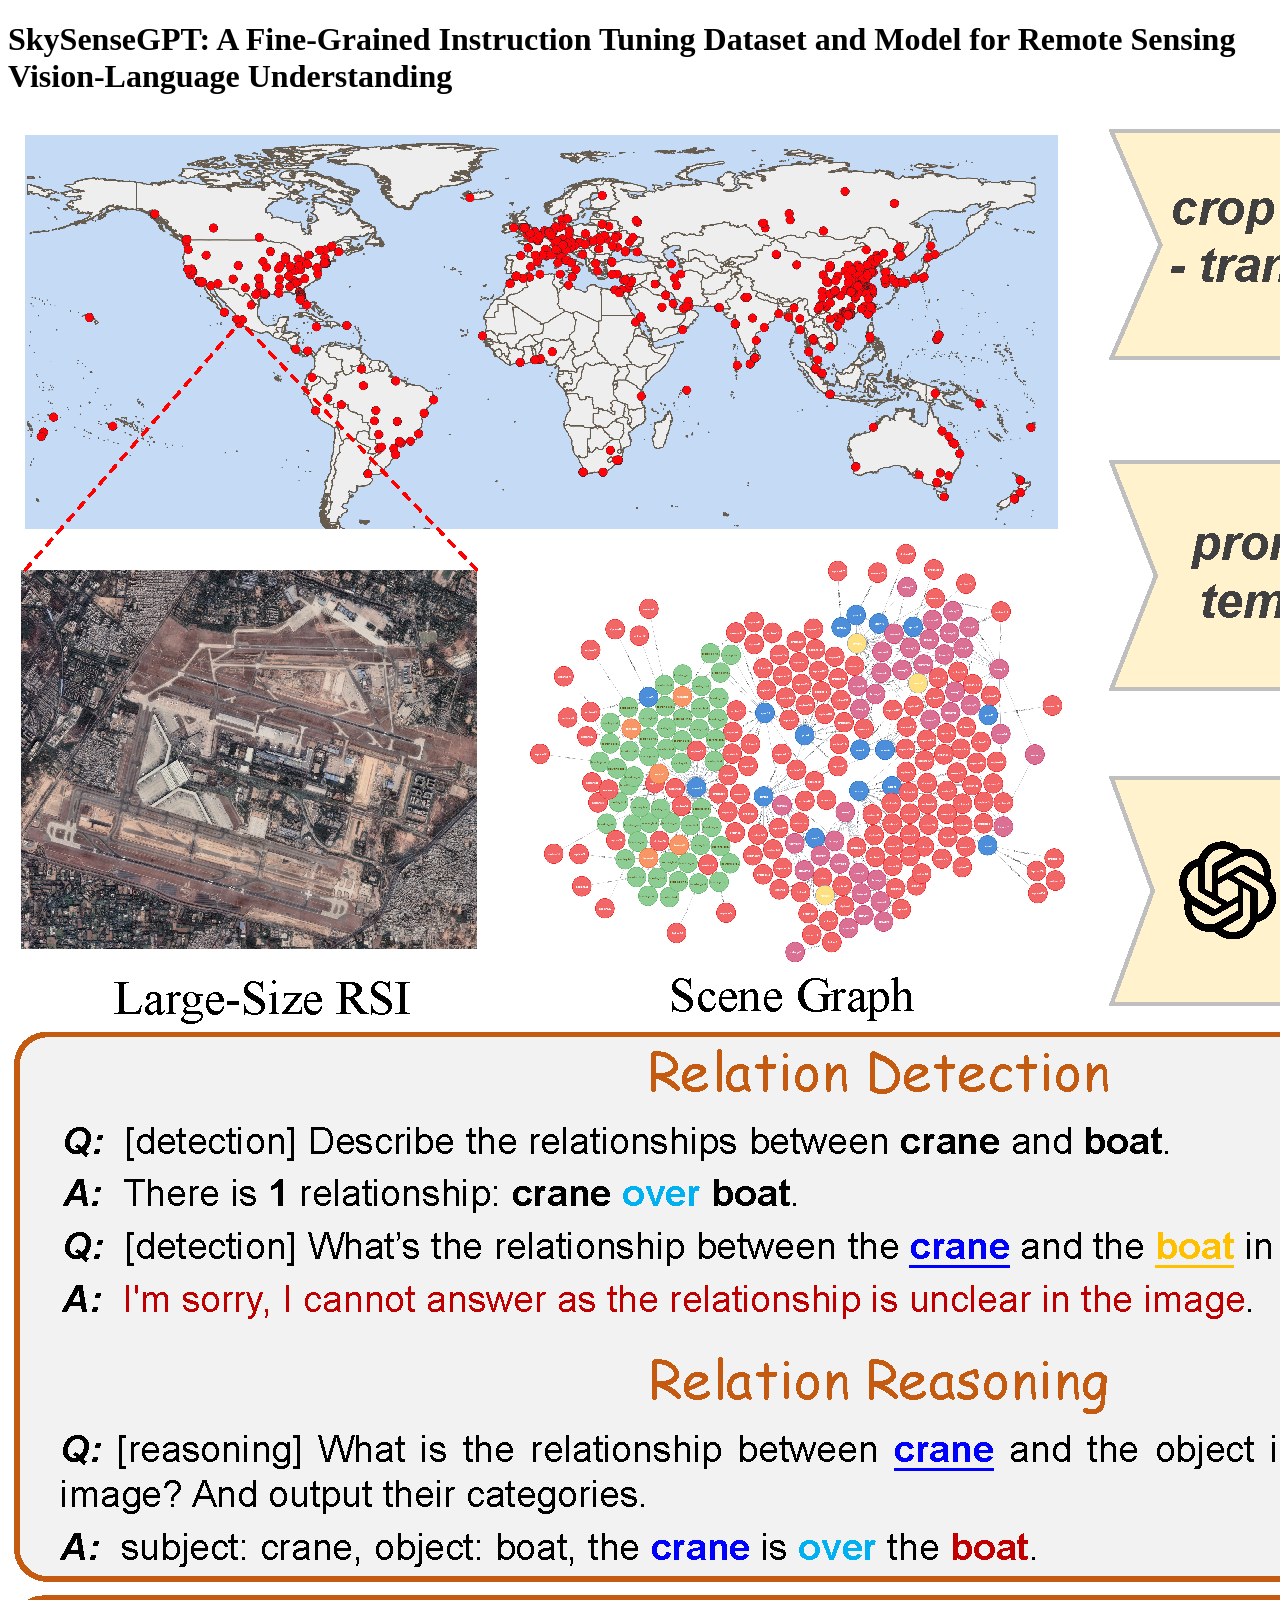
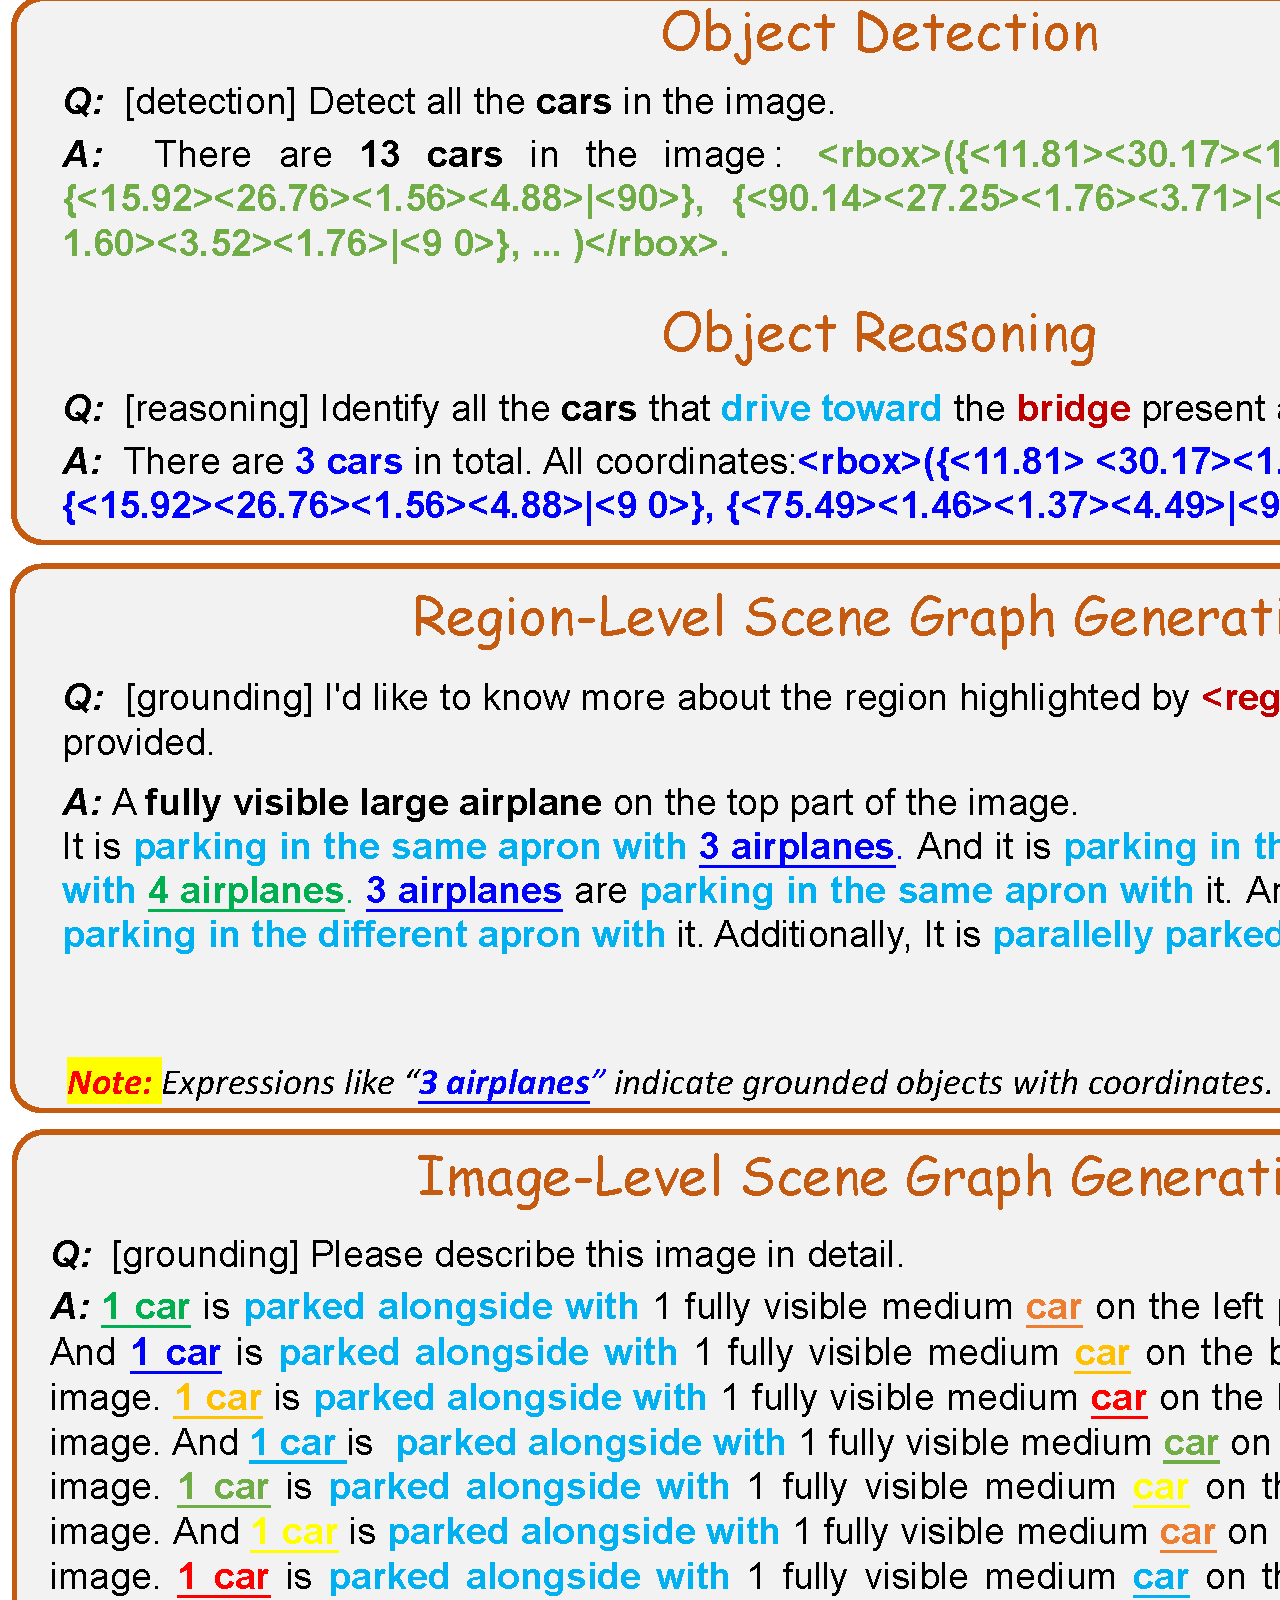
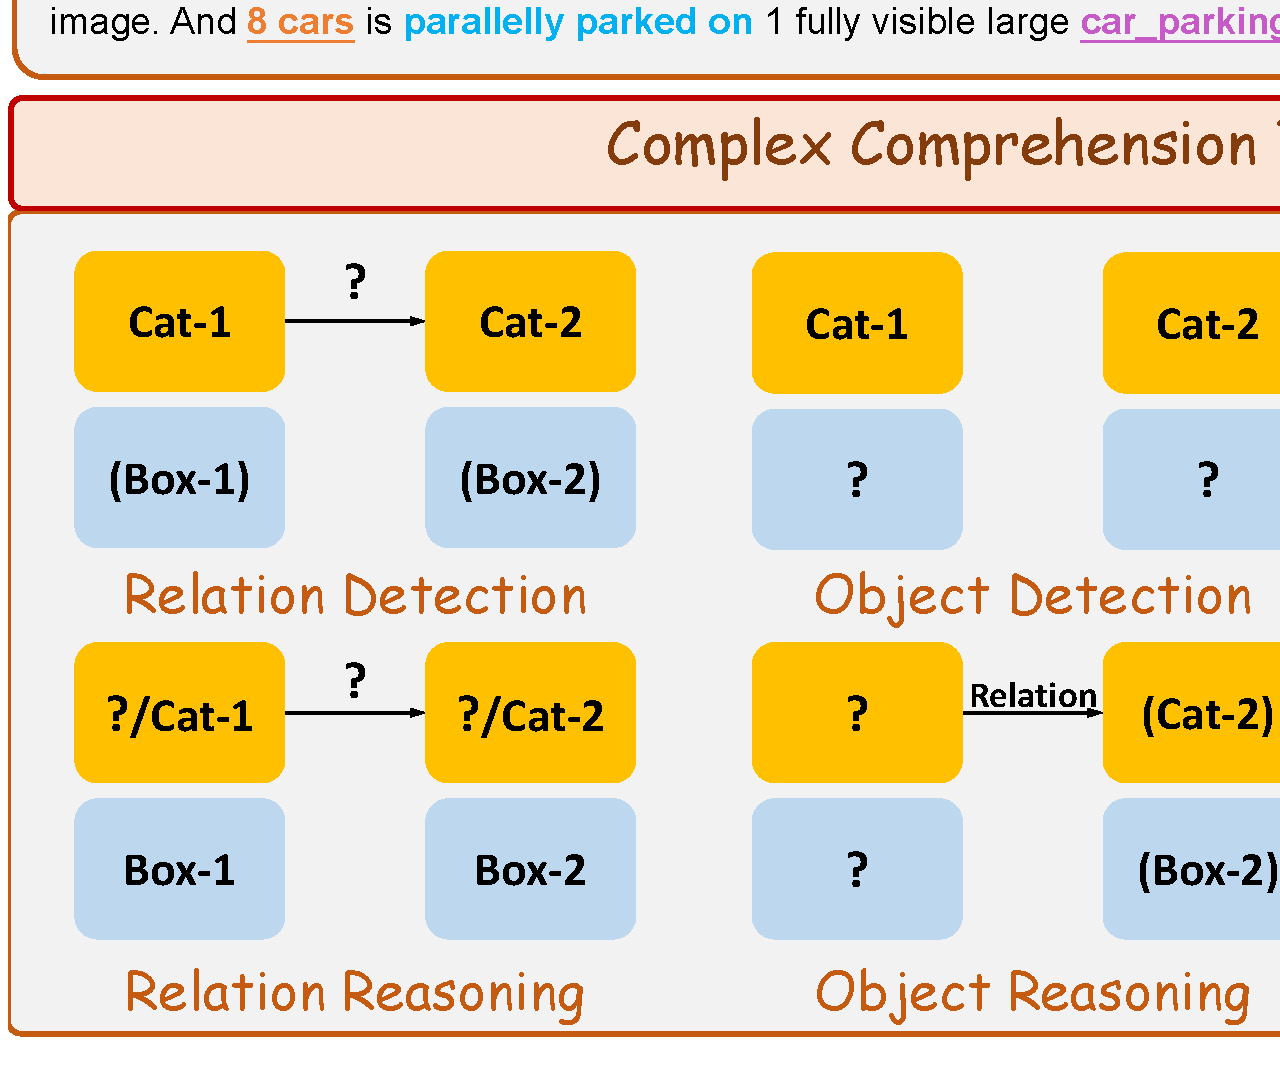
<file: page.html>
<!DOCTYPE html>
<html lang="en">
<head>
    <meta charset="UTF-8">
    <meta name="viewport" content="width=device-width, initial-scale=1.0">
    <title>SkySenseGPT: A Fine-Grained Instruction Tuning Dataset and Model for Remote Sensing Vision-Language Understanding</title>
</head>
<body>
    <h1>SkySenseGPT: A Fine-Grained Instruction Tuning Dataset and Model for Remote Sensing Vision-Language Understanding</h1>
    <img src="overview.png" alt="Overview">
</body>
</html>
</file>
